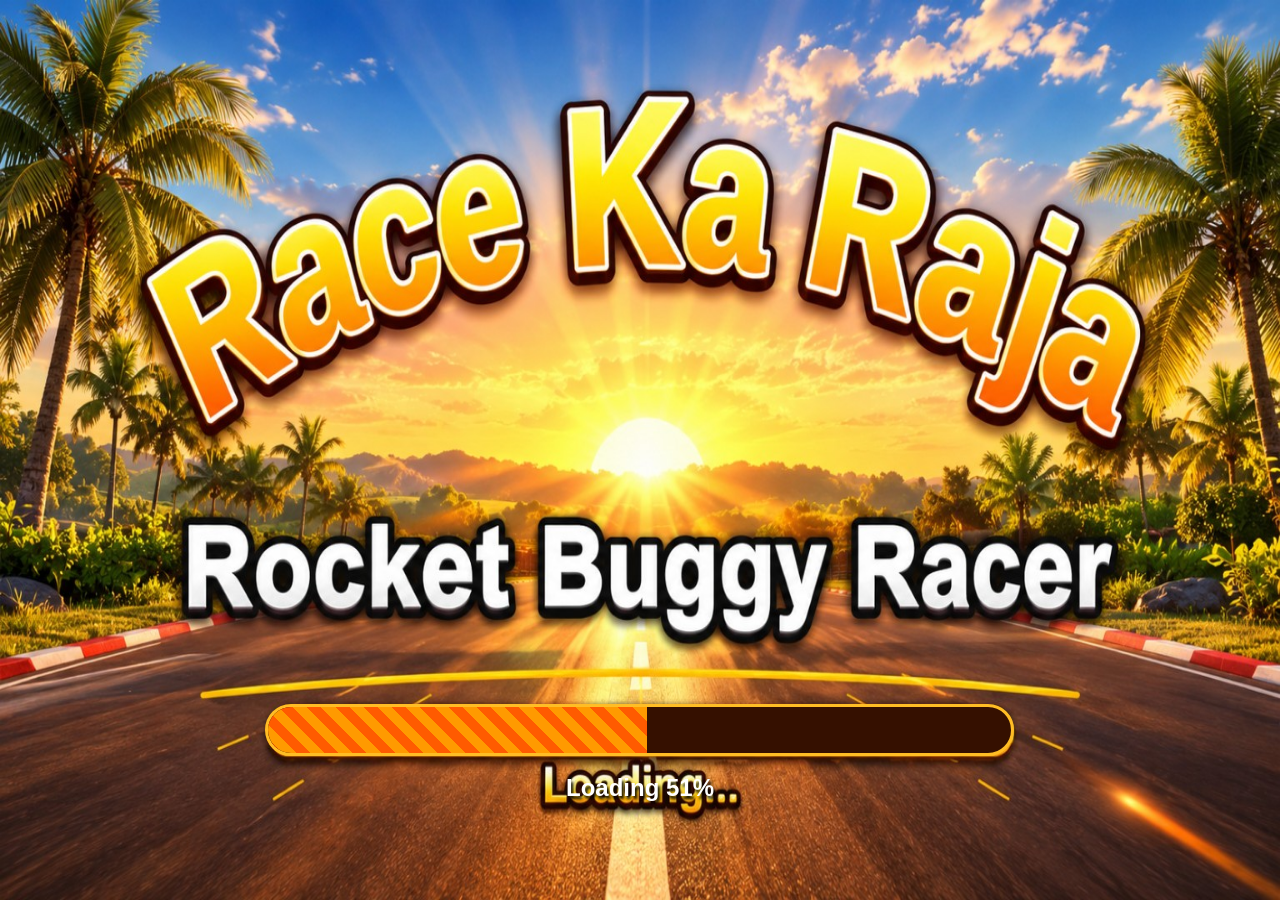
<file: index.html>
<!DOCTYPE html>
<html lang="mr">
<head>
  <meta charset="UTF-8">
  <meta name="viewport" content="width=device-width, initial-scale=1, maximum-scale=1, user-scalable=no, viewport-fit=cover">
  <meta name="theme-color" content="#100b08">
  <title>Race Ka Raja - Rocket Buggy Racer</title>
  <link rel="stylesheet" href="css/game.css?v=5">
</head>
<body>
<div id="game">

  <div id="rotateMessage">कृपया मोबाईल आडवा (Landscape) फिरवा.</div>

  <!-- LOADING -->
  <section id="loading" class="screen active">
    <img class="bg" src="images/loading.png" alt="Loading">
    <div id="progressTrack"><div id="progress"></div></div>
    <div id="loadPercent">Loading 0%</div>
  </section>

  <!-- HOME -->
  <section id="home" class="screen">
    <img class="bg" src="images/home.png" alt="Home">

    <button class="hit" aria-label="Settings"
      style="left:5%;top:68%;width:14%;height:27%"
      onclick="showNotice('Settings लवकरच जोडू.')"></button>

    <button class="hit" aria-label="Get Help"
      style="left:20%;top:68%;width:14%;height:27%"
      onclick="showNotice('Help लवकरच जोडू.')"></button>

    <button class="hit" aria-label="News"
      style="left:35%;top:68%;width:14%;height:27%"
      onclick="showNotice('News लवकरच जोडू.')"></button>

    <button class="hit" aria-label="Signin"
      style="left:50%;top:68%;width:14%;height:27%"
      onclick="showNotice('Signin लवकरच जोडू.')"></button>

    <button class="hit" aria-label="Play"
      style="left:72%;top:60%;width:26%;height:37%"
      onclick="go('adventure')"></button>
  </section>

  <!-- ADVENTURE -->
  <section id="adventure" class="screen">
    <img class="bg" src="images/adventure.png" alt="Adventure">

    <button class="hit" aria-label="Back"
      style="left:0;top:0;width:9%;height:17%"
      onclick="backScreen()"></button>

    <button class="hit" aria-label="Race Ka Raja"
      style="left:10%;top:0;width:22%;height:17%"
      onclick="showNotice('Race Ka Raja')"></button>

    <button class="hit" aria-label="Gift"
      style="left:43%;top:0;width:10%;height:17%"
      onclick="showNotice('Gift लवकरच उपलब्ध होईल.')"></button>

    <button class="hit" aria-label="Daily Reward"
      style="left:0;top:52%;width:17%;height:27%"
      onclick="showNotice('Daily Reward लवकरच जोडू.')"></button>

    <button class="hit" aria-label="Daily Challenge"
      style="right:0;top:52%;width:18%;height:27%"
      onclick="showNotice('Daily Challenge लवकरच जोडू.')"></button>

    <button class="hit" aria-label="Adventure"
      style="left:35%;bottom:0;width:30%;height:32%"
      onclick="go('garage')"></button>
  </section>

  <!-- GARAGE / MAIN MENU -->
  <section id="garage" class="screen">
    <img class="bg" src="images/garage.png?v=3" alt="Garage">

    <img id="menuPlayer" src="images/menu-player1.png?v=1" alt="Player">

    <button class="hit" aria-label="Back"
      style="left:0;top:0;width:8%;height:18%"
      onclick="backScreen()"></button>

    <button class="hit" aria-label="Race Ka Raja"
      style="left:8%;top:0;width:20%;height:17%"
      onclick="showNotice('Race Ka Raja: 0/50')"></button>

    <button class="hit" aria-label="Gift"
      style="left:43%;top:0;width:10%;height:17%"
      onclick="showNotice('Gift लवकरच उपलब्ध होईल.')"></button>

    <button class="hit" aria-label="Upgrade"
      style="left:0;bottom:0;width:17%;height:28%"
      onclick="showNotice('Upgrade लवकरच जोडू.')"></button>

    <button class="hit" aria-label="Powerups"
      style="left:18%;bottom:0;width:16%;height:28%"
      onclick="go('powerups')"></button>

    <button class="hit" aria-label="Switch Car"
      style="left:34%;bottom:0;width:16%;height:28%"
      onclick="openCars()"></button>

    <button class="hit" aria-label="Switch Player"
      style="left:51%;bottom:0;width:17%;height:28%"
      onclick="openPlayers()"></button>

    <button class="hit" aria-label="Choose Series"
      style="right:0;bottom:0;width:26%;height:30%"
      onclick="go('series')"></button>
  </section>

  <!-- POWERUPS -->
  <section id="powerups" class="screen">
    <img class="bg" src="images/powerups.png" alt="Powerups">

    <button class="hit" aria-label="Back"
      style="left:0;top:0;width:10%;height:20%"
      onclick="backScreen()"></button>
  </section>

  <!-- CHOOSE SERIES -->
  <section id="series" class="screen">
    <img class="bg" src="images/series.png" alt="Choose Series">

    <button class="hit" aria-label="Back"
      style="left:0;top:0;width:10%;height:20%"
      onclick="backScreen()"></button>

    <button class="hit" aria-label="Village"
      style="left:2%;top:18%;width:19%;height:72%"
      onclick="chooseSeries('Village',false)"></button>

    <button class="hit" aria-label="City"
      style="left:21%;top:18%;width:19%;height:72%"
      onclick="chooseSeries('City',false)"></button>

    <button class="hit" aria-label="Mountain"
      style="left:40%;top:18%;width:19%;height:72%"
      onclick="chooseSeries('Mountain',false)"></button>

    <button class="hit" aria-label="Desert"
      style="left:59%;top:18%;width:19%;height:72%"
      onclick="chooseSeries('Desert',false)"></button>

    <button class="hit" aria-label="Forest"
      style="left:78%;top:18%;width:20%;height:72%"
      onclick="chooseSeries('Forest',false)"></button>
  </section>

  
  <!-- PLAYER SELECTION -->
  <section id="players" class="screen">
    <img id="playerBg" class="bg" src="images/player1.png" alt="Player">

    <button class="hit" aria-label="Back"
      style="left:0;top:0;width:10%;height:18%"
      onclick="backScreen()"></button>

    <button class="hit" aria-label="Character Information"
      style="left:0;bottom:20%;width:28%;height:18%"
      onclick="showNotice('Character information')"></button>

    <button id="playerPrev" class="hit" aria-label="Previous Player"
      onclick="changeItem('player',-1)"></button>

    <button class="hit" aria-label="Select Player"
      style="left:40%;bottom:0;width:24%;height:24%"
      onclick="selectItem('player')"></button>

    <button id="playerNext" class="hit" aria-label="Next Player"
      onclick="changeItem('player',1)"></button>
  </section>

  <!-- CAR SELECTION -->
  <section id="cars" class="screen">
    <img id="carBg" class="bg" src="images/car1.png" alt="Car">

    <button class="hit" aria-label="Back"
      style="left:0;top:0;width:10%;height:18%;z-index:10"
      onclick="backScreen()"></button>

    <button id="carPrev" class="hit" aria-label="Previous Car"
      onclick="changeItem('car',-1)"></button>

    <button class="hit" aria-label="Select Car"
      style="left:40%;bottom:0;width:24%;height:24%;z-index:10"
      onclick="selectItem('car')"></button>

    <button id="carNext" class="hit" aria-label="Next Car"
      onclick="changeItem('car',1)"></button>
  </section>
  
  <div id="notice" role="status"></div>
</div>

<script src="js/main.js?v=6"></script>
</body>
</html>
</file>
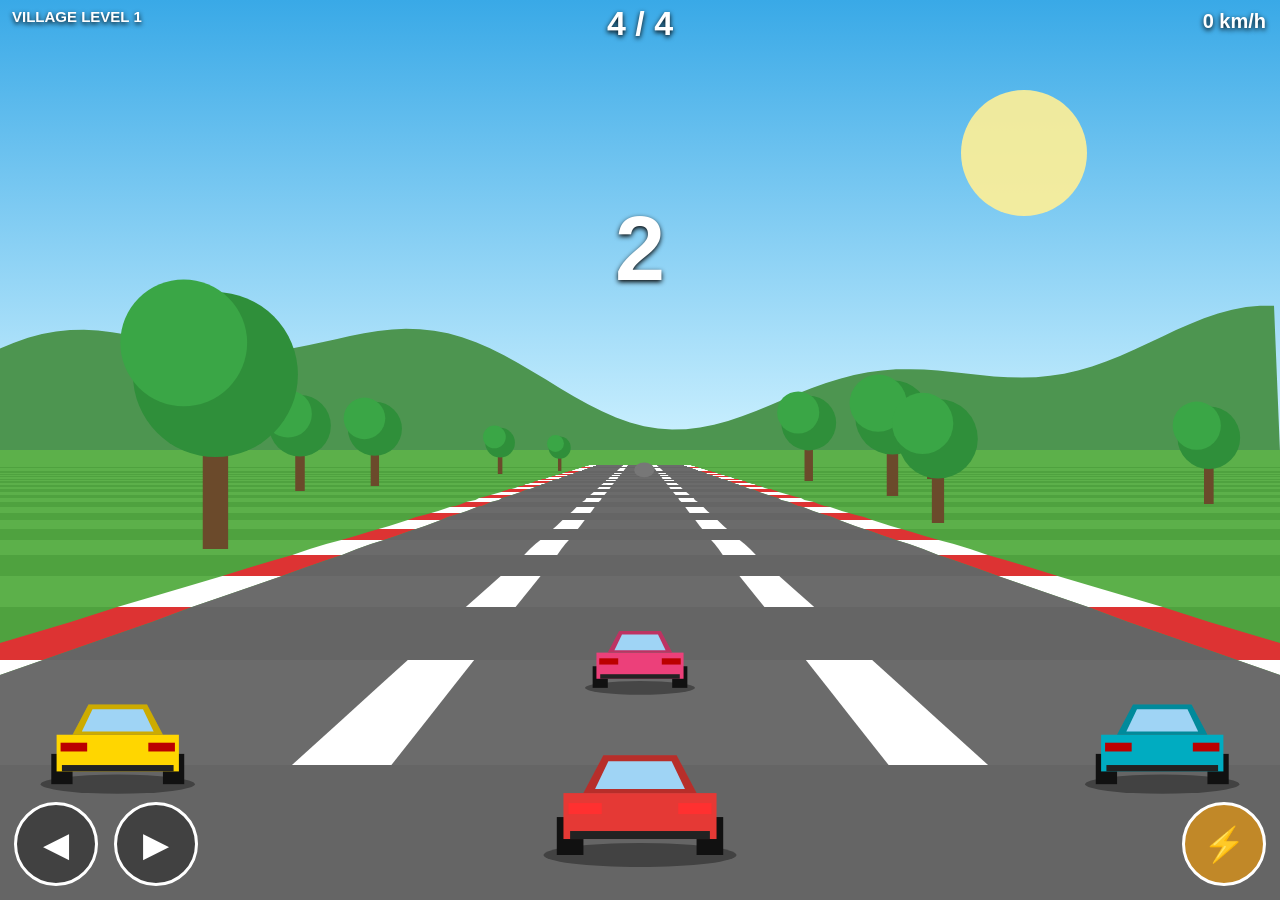
<file: race-1.html>
<!DOCTYPE html><html lang="en"><head><meta charset="UTF-8">
<meta name="viewport" content="width=device-width,initial-scale=1,user-scalable=no">
<title>Motu-Patlu Racer — Race</title>
<style>
*{box-sizing:border-box;-webkit-tap-highlight-color:transparent;user-select:none}
html,body{margin:0;height:100%;overflow:hidden;background:#000;font-family:Arial,sans-serif;touch-action:none}
canvas{position:fixed;inset:0;width:100%;height:100%}
.h{position:fixed;color:#fff;font-weight:bold;text-shadow:0 2px 5px #000;pointer-events:none}
#top{top:8px;left:12px;font-size:15px}#pos{top:4px;left:50%;transform:translateX(-50%);font-size:34px}
#spd{top:10px;right:14px;font-size:20px}#cd{top:22%;left:0;right:0;text-align:center;font-size:90px}
.b{position:fixed;bottom:14px;width:84px;height:84px;border-radius:50%;border:3px solid #fff;background:rgba(0,0,0,.35);color:#fff;font-size:34px}
#bl{left:14px}#br{left:114px}#bb{right:14px;background:rgba(255,160,0,.6)}
#fin{position:fixed;inset:0;background:rgba(0,0,0,.65);display:none;flex-direction:column;align-items:center;justify-content:center;color:#fff;text-align:center;gap:10px}
#fin h1{font-size:42px;margin:0}#fin button{font-size:22px;padding:12px 26px;border:0;border-radius:12px;background:#ffb300}
</style></head><body>
<canvas id="c"></canvas>
<div class="h" id="top"></div><div class="h" id="pos">1 / 4</div><div class="h" id="spd">0 km/h</div><div class="h" id="cd">3</div>
<button class="b" id="bl">◀</button><button class="b" id="br">▶</button><button class="b" id="bb">⚡</button>
<div id="fin"><h1 id="res"></h1><div id="msg"></div><button id="nx"></button></div>
<script>
const $=id=>document.getElementById(id);
const SEC=[["Village","Patlu"],["City","Dr. Jhatka"],["Mountain","Ghisatu"],["Desert","Inspector Chingam"],["Snow Valley","John"]];
const L=Math.min(75,Math.max(1,+localStorage.getItem("currentLevel")||1)),si=Math.floor((L-1)/15),secName=SEC[si][0],bossName=SEC[si][1],boss=L===(si+1)*15;
const CH=localStorage.getItem("selectedCharacter")||"Motu";
const COL={"Motu":"#e53935","Patlu":"#1e88e5","Dr. Jhatka":"#8e24aa","Ghisatu":"#fb8c00","Inspector Chingam":"#607d8b","John":"#43a047"};
const TH=[
{sky:["#39a9e7","#cdf1ff"],g:["#5cb04a","#4fa23f"],r:["#6b6b6b","#656565"],k:["#fff","#d33"],h:"#4d9550",s:"tree"},
{sky:["#5b7fa6","#d8e3ee"],g:["#8a8f94","#7d8287"],r:["#444","#3d3d3d"],k:["#fff","#fc0"],h:"#6c7a89",s:"building"},
{sky:["#4a90c8","#e3f1fb"],g:["#4c8a5a","#427d50"],r:["#5f5f66","#59595f"],k:["#fff","#c33"],h:"#7b8794",s:"pine"},
{sky:["#f2a65a","#ffe8b0"],g:["#e6c26e","#dbb560"],r:["#7a6a5a","#736352"],k:["#fff","#b33"],h:"#c9954d",s:"cactus"},
{sky:["#9fb8d0","#f4f8fc"],g:["#f2f6fa","#e4ecf3"],r:["#707a85","#69737e"],k:["#fff","#39c"],h:"#c7d6e6",s:"snowpine"}];
const th=TH[si];
let sd=L*7919+13;const rnd=()=>(sd=sd*16807%2147483647)/2147483647;
const SL=200,RW=2000,CH_=1000,CD=1/Math.tan(50*Math.PI/180),PZ=CH_*CD,DRAW=130,MAX=SL*60;
const TRACK=2600+si*200,TL=TRACK*SL;
const segs=[];let lastY=0;
function add(c,y1,y2){const i=segs.length;segs.push({i,curve:c,y1,y2,sp:[],cars:[],p1:{wz:i*SL,wy:y1},p2:{wz:(i+1)*SL,wy:y2}})}
function road(e,h,l,c,hill){const tot=e+h+l,y0=lastY,y1=y0+hill*SL,ey=k=>y0+(y1-y0)*(-Math.cos(Math.PI*k/tot)/2+.5);
 for(let n=0;n<tot;n++){const cc=n<e?c*(n/e)**2:n<e+h?c:c*(1-(n-e-h)/l)**2;add(cc,ey(n),ey(n+1))}lastY=y1}
road(25,25,25,0,0);
const diff=.5+((L-1)%15)/20;
while(segs.length<TRACK){const n=20+(rnd()*35|0),c=(rnd()<.5?-1:1)*(1+rnd()*3)*(.5+diff*.6),hl=(rnd()-.5)*(30+si*8);road(n,n,n,rnd()<.65?c:0,rnd()<.5?hl:0)}
for(let i=0;i<220;i++)add(0,lastY,lastY);
for(let i=15;i<TRACK+100;i+=3+(rnd()*5|0)){segs[i].sp.push({t:th.s,off:(rnd()<.5?-1:1)*(1.3+rnd()*2.5),s:.8+rnd()*.6,c:rnd()*4|0})}
for(let i=80;i<TRACK-40;i+=Math.max(10,26-si*2)+(rnd()*20|0))segs[i].sp.push({t:rnd()<.5?"rock":"barrier",off:rnd()*1.5-.75,hit:0});
const segAt=z=>segs[Math.min(segs.length-1,Math.max(0,Math.floor(z/SL)))];
// state
let pos=0,px=0,speed=0,boostT=0,cool=0,shake=0,go=0,done=0,t=0,kL=0,kR=0,skyOff=0,rank=1;
const oc=["#ffd600","#00acc1","#ec407a","#8d6e63"];
const opp=[];
if(boss)opp.push({z:PZ+300,x:.5,k:.93+si*.01,col:COL[bossName]||"#222"});
else[[-.55,300],[.55,300],[0,750]].forEach((a,i)=>opp.push({z:PZ+a[1],x:a[0],k:.8+si*.02+((L-1)%15)*.004+rnd()*.06,col:oc[i]}));
opp.forEach((o,i)=>{o.speed=0;o.tx=o.x;o.id=i});
$("top").textContent=secName.toUpperCase()+"  LEVEL "+L+(boss?" — BOSS: "+bossName:"");
// input
const bind=(id,a,b)=>{const e=$(id);e.addEventListener("pointerdown",v=>{v.preventDefault();a()});["pointerup","pointercancel","pointerleave"].forEach(n=>e.addEventListener(n,b))};
bind("bl",()=>kL=1,()=>kL=0);bind("br",()=>kR=1,()=>kR=0);bind("bb",boost,()=>{});
function boost(){if(go&&!done&&boostT<=0&&cool<=0){boostT=2.5;cool=4}}
addEventListener("keydown",e=>{if(e.key==="ArrowLeft"||e.key==="a")kL=1;if(e.key==="ArrowRight"||e.key==="d")kR=1;if(e.code==="Space"){e.preventDefault();boost()}});
addEventListener("keyup",e=>{if(e.key==="ArrowLeft"||e.key==="a")kL=0;if(e.key==="ArrowRight"||e.key==="d")kR=0});
// countdown
let n=3;const iv=setInterval(()=>{n--;if(n>0)$("cd").textContent=n;else{$("cd").textContent="GO!";go=1;clearInterval(iv);setTimeout(()=>$("cd").style.display="none",600)}},1000);
function update(dt){
 const pz=pos+PZ,seg=segAt(pz),sp=speed/MAX;t+=dt;if(shake>0)shake-=dt;
 if(go&&!done){
  if(boostT>0)boostT-=dt;else if(cool>0)cool-=dt;
  const top=MAX*(boostT>0?1.35:1);speed+=(speed<top?MAX*.4:-MAX*.5)*dt;
  const d=dt*2*Math.max(.35,sp);if(kL)px-=d;if(kR)px+=d;px-=d*sp*seg.curve*.3;
  if(Math.abs(px)>1.05&&speed>MAX*.3)speed-=MAX*.9*dt;
  px=Math.max(-2.3,Math.min(2.3,px));
  for(const s of seg.sp)if(s.hit===0&&Math.abs(px-s.off)<.28){s.hit=1;speed*=.3;boostT=0;shake=.4}
 }else if(done)speed=Math.max(0,speed-MAX*.5*dt);
 pos+=speed*dt;skyOff+=seg.curve*sp*dt*80;
 if(go){const all=[{z:pz,x:px,speed},...opp];
  for(const o of opp){const tg=MAX*o.k*(1+.04*Math.sin(t*.7+o.id*2));let bl=null;
   for(const q of all)if(q!==o&&q.z>o.z&&q.z-o.z<800&&Math.abs(q.x-o.x)<.42){bl=q;break}
   if(bl)o.tx=Math.max(-.8,Math.min(.8,bl.x+(o.x>=bl.x?.6:-.6)));
   const st=bl&&bl.z-o.z<350?Math.min(tg,bl.speed):tg;
   o.speed+=(st-o.speed)*Math.min(1,dt*1.5);
   o.x+=Math.sign(o.tx-o.x)*Math.min(Math.abs(o.tx-o.x),.9*dt);o.z+=o.speed*dt;
   const dz=o.z-pz;if(!done&&Math.abs(dz)<260&&Math.abs(o.x-px)<.3){if(dz>0)speed=Math.min(speed,o.speed*.9);px+=(px>=o.x?1:-1)*dt*1.4;shake=.15}}
 }
 if(!done){rank=1+opp.filter(o=>o.z>pz).length;
  if(pz>=TL)finish(1);else if(opp.some(o=>o.z>=TL))finish(0)}
 $("pos").textContent=rank+" / "+(opp.length+1);$("spd").textContent=Math.round(speed/MAX*120)+" km/h";
}
function finish(win){done=1;$("fin").style.display="flex";const nx=$("nx");
 if(win){$("res").textContent="🏆 YOU WIN!";
  if(boss){$("msg").textContent="🎉 You defeated "+bossName+"! Next section unlocked.";localStorage.setItem(bossName+"_unlocked","true");localStorage.setItem(secName+"_completed","true");localStorage.setItem("completedBoss",bossName)}
  else{$("msg").textContent="🏁 Level "+L+" completed!";localStorage.setItem("completedLevel",String(L))}
  localStorage.setItem("highestLevel",String(Math.max(+localStorage.getItem("highestLevel")||1,L+1)));
  nx.textContent="▶ NEXT LEVEL";nx.onclick=()=>{
   if(boss){if(si<4){localStorage.setItem("selectedSection",SEC[si+1][0]);localStorage.setItem("currentLevel",String(L+1))}location.href="sections.html"}
   else{localStorage.setItem("currentLevel",String(L+1));location.href="race.html"}};
 }else{$("res").textContent="❌ YOU LOST!";$("msg").textContent=boss?"Defeat "+bossName+" in the one-to-one race.":"Try again and stay ahead!";nx.textContent="🔄 RETRY";nx.onclick=()=>location.reload()}}
// render
const cv=$("c"),ctx=cv.getContext("2d");let W,H;
function rs(){W=cv.width=innerWidth;H=cv.height=innerHeight}addEventListener("resize",rs);rs();
const lp=(a,b,p)=>a+(b-a)*p;
function pr(p,cx,cy,cz){const z=p.wz-cz,s=CD/z;p.z=z;p.sc=s;p.sx=Math.round(W/2+s*(-cx)*W/2);p.sy=Math.round(H/2-s*(p.wy-cy)*H/2);p.sw=Math.round(s*RW*W/2)}
function poly(c,...a){ctx.fillStyle=c;ctx.beginPath();ctx.moveTo(a[0],a[1]);for(let i=2;i<a.length;i+=2)ctx.lineTo(a[i],a[i+1]);ctx.fill()}
const circ=(x,y,r)=>{ctx.beginPath();ctx.arc(x,y,r,0,7);ctx.fill()};
function car(x,y,w,col,br){const h=w*.6;
 ctx.fillStyle="rgba(0,0,0,.35)";ctx.beginPath();ctx.ellipse(x,y,w*.58,h*.12,0,0,7);ctx.fill();
 ctx.fillStyle="#111";ctx.fillRect(x-w*.5,y-h*.38,w*.16,h*.38);ctx.fillRect(x+w*.34,y-h*.38,w*.16,h*.38);
 ctx.fillStyle=col;ctx.fillRect(x-w*.46,y-h*.62,w*.92,h*.46);
 poly(col,x-w*.34,y-h*.62,x-w*.22,y-h,x+w*.22,y-h,x+w*.34,y-h*.62);poly("rgba(0,0,0,.2)",x-w*.34,y-h*.62,x-w*.22,y-h,x+w*.22,y-h,x+w*.34,y-h*.62);
 poly("#9fd4f5",x-w*.27,y-h*.66,x-w*.19,y-h*.94,x+w*.19,y-h*.94,x+w*.27,y-h*.66);
 ctx.fillStyle=br?"#ff3030":"#b00";ctx.fillRect(x-w*.43,y-h*.52,w*.2,h*.11);ctx.fillRect(x+w*.23,y-h*.52,w*.2,h*.11);
 ctx.fillStyle="#222";ctx.fillRect(x-w*.42,y-h*.24,w*.84,h*.08)}
const BC=["#c0634a","#6b8fb5","#d9b45a","#8a8f94"];
function spr(p,x,y,u){const k=p.s||1;let h,w;
 if(p.t==="tree"){h=u*1800*k;ctx.fillStyle="#6b4a2b";ctx.fillRect(x-h*.04,y-h*.35,h*.08,h*.35);ctx.fillStyle="#2f8f3a";circ(x,y-h*.55,h*.26);ctx.fillStyle="#3aa646";circ(x-h*.1,y-h*.65,h*.2)}
 else if(p.t==="building"){w=u*1500*k;h=u*(2800+p.c*500)*k;ctx.fillStyle=BC[p.c];ctx.fillRect(x-w/2,y-h,w,h);ctx.fillStyle="#ffeaa0";for(let i=0;i<3;i++)for(let j=0;j<5;j++)ctx.fillRect(x-w/2+w*(.12+i*.3),y-h*(.92-j*.17),w*.18,h*.09)}
 else if(p.t==="pine"||p.t==="snowpine"){h=u*2400*k;w=h*.4;ctx.fillStyle="#5a3d22";ctx.fillRect(x-w*.06,y-h*.15,w*.12,h*.15);
  for(let i=0;i<3;i++){const ww=w*(1-i*.25),by=y-h*(.12+i*.22);poly(p.t==="pine"?"#2f6b3f":"#cfe0ee",x-ww/2,by,x+ww/2,by,x,by-h*.4)}}
 else if(p.t==="cactus"){h=u*1600*k;ctx.fillStyle="#3c8c3c";ctx.fillRect(x-h*.06,y-h,h*.12,h);ctx.fillRect(x-h*.25,y-h*.6,h*.2,h*.07);ctx.fillRect(x-h*.25,y-h*.75,h*.07,h*.2);ctx.fillRect(x+h*.05,y-h*.45,h*.2,h*.07);ctx.fillRect(x+h*.18,y-h*.6,h*.07,h*.22)}
 else if(p.t==="rock"){ctx.fillStyle="#777";ctx.beginPath();ctx.ellipse(x,y-u*120,u*300,u*220,0,0,7);ctx.fill()}
 else if(p.t==="barrier"){w=u*900;h=u*320;for(let i=0;i<6;i++){ctx.fillStyle=i%2?"#fff":"#d32";ctx.fillRect(x-w/2+i*w/6,y-h,w/6,h*.6)}ctx.fillStyle="#555";ctx.fillRect(x-w*.45,y-h*.4,w*.06,h*.4);ctx.fillRect(x+w*.39,y-h*.4,w*.06,h*.4)}}
function bg(){const g=ctx.createLinearGradient(0,0,0,H/2);g.addColorStop(0,th.sky[0]);g.addColorStop(1,th.sky[1]);ctx.fillStyle=g;ctx.fillRect(0,0,W,H);
 ctx.fillStyle="rgba(255,240,150,.9)";circ(W*.8,H*.17,H*.07);
 ctx.fillStyle=th.h;ctx.beginPath();ctx.moveTo(0,H/2+2);for(let x=0;x<=W;x+=14){const u=(x+skyOff)/W*6.28;ctx.lineTo(x,H/2-H*.09*(1+Math.sin(u*1.3)*.5+Math.sin(u*3.1+1)*.3))}ctx.lineTo(W,H/2+2);ctx.fill();
 ctx.fillStyle=th.g[0];ctx.fillRect(0,H/2,W,H/2)}
let fr=0;
function render(){fr++;ctx.save();if(shake>0)ctx.translate((Math.random()-.5)*8,(Math.random()-.5)*8);bg();
 const base=segAt(pos),bp=(pos%SL)/SL,ps=segAt(pos+PZ),pp=((pos+PZ)%SL)/SL,camY=CH_+lp(ps.y1,ps.y2,pp),n0=base.i;
 let maxy=H,x=0,dx=-base.curve*bp;
 for(let n=0;n<DRAW;n++){const s=segs[n0+n];if(!s)break;
  pr(s.p1,px*RW-x,camY,pos);pr(s.p2,px*RW-x-dx,camY,pos);x+=dx;dx+=s.curve;
  if(s.p1.z<=CD||s.p2.sy>=s.p1.sy||s.p2.sy>=maxy)continue;
  s.fr=fr;s.clip=maxy;const a=s.p1,b=s.p2,dk=Math.floor(s.i/3)%2,fin=s.i>=TRACK&&s.i<TRACK+2;
  ctx.fillStyle=th.g[dk];ctx.fillRect(0,b.sy,W,a.sy-b.sy);
  const r1=a.sw/6,r2=b.sw/6,rk=th.k[dk];
  poly(rk,a.sx-a.sw-r1,a.sy,a.sx-a.sw,a.sy,b.sx-b.sw,b.sy,b.sx-b.sw-r2,b.sy);
  poly(rk,a.sx+a.sw+r1,a.sy,a.sx+a.sw,a.sy,b.sx+b.sw,b.sy,b.sx+b.sw+r2,b.sy);
  poly(fin?(s.i%2?"#fff":"#111"):th.r[dk],a.sx-a.sw,a.sy,a.sx+a.sw,a.sy,b.sx+b.sw,b.sy,b.sx-b.sw,b.sy);
  if(!dk&&!fin)for(let k=1;k<3;k++){const c1=a.sx-a.sw+a.sw*2*k/3,c2=b.sx-b.sw+b.sw*2*k/3,l1=a.sw/18,l2=b.sw/18;poly("#fff",c1-l1,a.sy,c1+l1,a.sy,c2+l2,b.sy,c2-l2,b.sy)}
  maxy=a.sy}
 for(let n=0;n<DRAW;n++){const s=segs[n0+n];if(s)s.cars.length=0}
 for(const o of opp){const i=Math.floor(o.z/SL);if(i>=n0&&i<n0+DRAW)segs[i].cars.push(o)}
 for(let n=DRAW-1;n>=0;n--){const s=segs[n0+n];if(!s||s.fr!==fr)continue;
  const clip=(y,f)=>{if(y>s.clip){ctx.save();ctx.beginPath();ctx.rect(0,0,W,s.clip);ctx.clip();f();ctx.restore()}else f()};
  for(const o of s.cars){const p=(o.z%SL)/SL,sc=lp(s.p1.sc,s.p2.sc,p),cx=lp(s.p1.sx,s.p2.sx,p)+sc*o.x*RW*W/2,cy=lp(s.p1.sy,s.p2.sy,p);clip(cy,()=>car(cx,cy,sc*W/2*280,o.col,0))}
  const u=s.p1.sc*W/2;
  for(const p of s.sp){const sx=s.p1.sx+s.p1.sc*p.off*RW*W/2,sy=s.p1.sy;if(sx>-W&&sx<2*W)clip(sy,()=>spr(p,sx,sy,u))}
  if(s.i===TRACK){const a=s.p1,hy=a.sy-a.sw*.9;clip(a.sy,()=>{ctx.fillStyle="#ddd";ctx.fillRect(a.sx-a.sw*1.1-4,hy,8,a.sw*.9);ctx.fillRect(a.sx+a.sw*1.1-4,hy,8,a.sw*.9);
   const bw=a.sw*2.2/12;for(let i=0;i<12;i++){ctx.fillStyle=i%2?"#111":"#fff";ctx.fillRect(a.sx-a.sw*1.1+i*bw,hy,bw,a.sw*.18)}})}}
 // player car
 const sp=speed/MAX,cw=W*.13,cx=W/2,cy=H*.95-Math.sin(t*40)*sp*2;
 if(boostT>0){ctx.strokeStyle="rgba(255,255,255,.5)";ctx.lineWidth=2;for(let i=0;i<14;i++){const a=Math.random()*6.28,r1=W*.25,r2=W*.5;ctx.beginPath();ctx.moveTo(W/2+Math.cos(a)*r1,H*.5+Math.sin(a)*r1*.6);ctx.lineTo(W/2+Math.cos(a)*r2,H*.5+Math.sin(a)*r2*.6);ctx.stroke()}}
 ctx.save();ctx.translate(cx,cy);ctx.rotate(((kR?1:0)-(kL?1:0))*.06*sp);
 car(0,0,cw,COL[CH]||"#e53935",(!kL&&!kR)&&sp<.9||cool>1.5);
 if(boostT>0){poly("#ff9800",-cw*.3,-cw*.1,-cw*.2,cw*.12,-cw*.1,-cw*.1);poly("#ff9800",cw*.3,-cw*.1,cw*.2,cw*.12,cw*.1,-cw*.1)}
 ctx.restore();ctx.restore()}
let last=performance.now();
function loop(now){const dt=Math.min(.05,(now-last)/1000);last=now;update(dt);render();requestAnimationFrame(loop)}
requestAnimationFrame(loop);
</script></body></html>
</file>
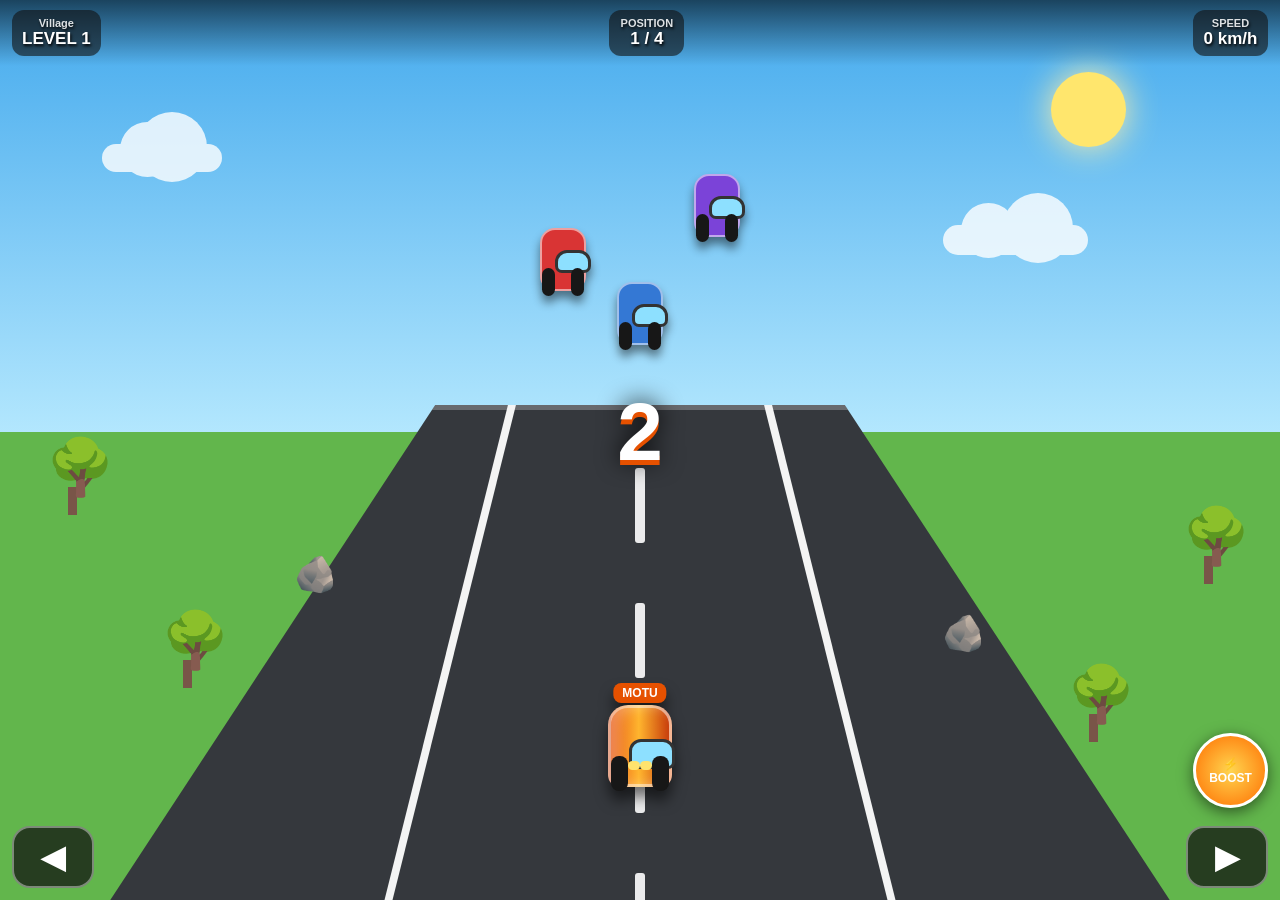
<file: race_3d_upgrade.html>
<!DOCTYPE html>
<html lang="en">
<head>
<meta charset="UTF-8">
<meta name="viewport" content="width=device-width,initial-scale=1.0,user-scalable=no">
<title>Motu-Patlu Racer — 3D Race</title>
<style>
*{box-sizing:border-box}
html,body{margin:0;width:100%;height:100%;overflow:hidden;font-family:Arial,sans-serif;background:#72c8ff}
body{touch-action:none}
#game{position:relative;width:100vw;height:100vh;overflow:hidden;background:linear-gradient(#72c8ff 0 48%,#8bd45a 48% 100%)}
.sky{position:absolute;inset:0 0 48%;background:linear-gradient(#43a9ed,#bcecff);z-index:0}
.sun{position:absolute;width:75px;height:75px;border-radius:50%;background:#ffe66d;right:12%;top:8%;box-shadow:0 0 35px #fff2a8}
.cloud{position:absolute;background:#fff;border-radius:50px;opacity:.8}
.cloud:before,.cloud:after{content:"";position:absolute;background:#fff;border-radius:50%}
.cloud:before{width:55px;height:55px;left:18px;top:-22px}
.cloud:after{width:70px;height:70px;right:15px;top:-32px}
.c1{width:120px;height:28px;left:8%;top:16%}.c2{width:145px;height:30px;right:15%;top:25%}

.hills{position:absolute;left:0;right:0;top:36%;height:22%;z-index:1;background:
radial-gradient(ellipse at 12% 100%,#4d9b52 0 28%,transparent 29%),
radial-gradient(ellipse at 38% 100%,#3f8f4c 0 32%,transparent 33%),
radial-gradient(ellipse at 70% 100%,#559f4d 0 31%,transparent 32%),
radial-gradient(ellipse at 94% 100%,#438e4a 0 30%,transparent 31%);
}
.ground{position:absolute;left:0;right:0;top:48%;bottom:0;background:#62b64c;z-index:2}

.track{
 position:absolute;left:50%;top:45%;width:100%;height:65%;
 transform:translateX(-50%);
 background:#35383d;
 clip-path:polygon(34% 0,66% 0,96% 100%,4% 100%);
 z-index:3;
 box-shadow:inset 0 0 0 5px rgba(255,255,255,.25);
}
.edge.left,.edge.right{position:absolute;top:45%;height:65%;width:8px;background:#f4f4f4;z-index:4}
.edge.left{left:calc(50% - 16vw);transform:skewX(-14deg)}
.edge.right{right:calc(50% - 16vw);transform:skewX(14deg)}

.lane-line{
 position:absolute;left:50%;width:10px;height:75px;background:#fff;z-index:5;
 transform:translateX(-50%);
 opacity:.9;border-radius:3px
}
.line1{top:52%}.line2{top:67%}.line3{top:82%}.line4{top:97%}

.scenery{position:absolute;inset:45% 0 0;z-index:6;pointer-events:none}
.tree{position:absolute;width:42px;height:70px}
.tree:before{content:"";position:absolute;bottom:0;left:17px;width:9px;height:28px;background:#795548}
.tree:after{content:"🌳";position:absolute;font-size:55px;top:-10px;left:-5px}
.t1{left:4%;top:8%}.t2{right:4%;top:22%}.t3{left:13%;top:43%}.t4{right:13%;top:54%}
.rock{position:absolute;font-size:35px}.r1{left:23%;top:30%}.r2{right:23%;top:42%}

#hud{
 position:absolute;top:0;left:0;right:0;z-index:30;
 display:flex;justify-content:space-between;align-items:center;
 padding:10px 12px;color:#fff;text-shadow:1px 2px 3px #000;
 background:linear-gradient(#0009,transparent);font-weight:bold
}
.hudbox{background:#1119;padding:7px 10px;border-radius:12px;min-width:75px;text-align:center}
.hudsmall{font-size:11px;opacity:.85}.hudbig{font-size:17px}

#raceCanvas{position:absolute;inset:0;z-index:12;pointer-events:none}
.car{
 position:absolute;z-index:20;left:50%;bottom:11%;
 width:82px;height:118px;transform:translateX(-50%);
 filter:drop-shadow(0 10px 7px #0008);
 transition:left .08s linear
}
.carbody{
 position:absolute;left:9px;top:22px;width:64px;height:82px;border-radius:20px 20px 12px 12px;
 background:linear-gradient(90deg,#e85b16,#ffb52e 48%,#c83d0b);
 border:3px solid #fff8;box-shadow:inset 8px 0 12px #fff4
}
.window{position:absolute;left:18px;top:31px;width:46px;height:30px;background:#8de0ff;border-radius:12px 12px 7px 7px;border:3px solid #333}
.wheel{position:absolute;width:17px;height:35px;background:#171717;border-radius:8px;top:48px}
.wl{left:0}.wr{right:0}
.light{position:absolute;width:12px;height:9px;background:#ffe36e;border-radius:5px;bottom:14px}
.ll{left:17px}.lr{right:17px}
#playerLabel{position:absolute;top:0;left:50%;transform:translateX(-50%);font-size:12px;font-weight:bold;color:#fff;background:#e65100;padding:3px 9px;border-radius:8px;white-space:nowrap}

.ai{
 position:absolute;z-index:17;width:62px;height:90px;
 transform:translate(-50%,-50%);filter:drop-shadow(0 7px 5px #0007)
}
.ai .body{position:absolute;left:8px;top:12px;width:46px;height:63px;border-radius:15px;background:#3478d4;border:2px solid #fff8}
.ai .window{left:13px;top:20px;width:36px;height:23px}
.ai .w1,.ai .w2{position:absolute;top:38px;width:13px;height:28px;background:#171717;border-radius:7px}
.ai .w1{left:0}.ai .w2{right:0}
#ai1{left:50%;top:35%;display:none}
#ai2{left:44%;top:29%;display:none}
#ai3{left:56%;top:23%;display:none}

#countdown{
 position:absolute;z-index:60;left:50%;top:48%;transform:translate(-50%,-50%);
 font-size:82px;font-weight:900;color:#fff;text-shadow:0 5px 0 #e65100,0 0 25px #000;
}
#boost{
 position:absolute;z-index:35;right:12px;bottom:92px;
 width:75px;height:75px;border-radius:50%;border:3px solid #fff;
 background:radial-gradient(circle,#ffd54f,#ff6d00);color:#fff;font-weight:900;
 box-shadow:0 4px 15px #0008;font-size:12px
}
#boost:active{transform:scale(.93)}

.controls{position:absolute;z-index:40;bottom:12px;left:12px;right:12px;display:flex;justify-content:space-between;pointer-events:none}
.ctrl{
 pointer-events:auto;width:82px;height:62px;border:0;border-radius:18px;
 background:#111b;color:#fff;font-size:31px;font-weight:bold;border:2px solid #fff6
}
.ctrl:active{background:#e65100;transform:scale(.94)}

#finish{
 display:none;position:absolute;z-index:100;inset:0;background:#000b;
 align-items:center;justify-content:center;padding:20px
}
.panel{
 width:min(390px,92vw);background:linear-gradient(145deg,#17202b,#0b1016);
 border:3px solid #ff9800;border-radius:24px;padding:28px 18px;text-align:center;
 box-shadow:0 20px 60px #000
}
.panel h1{font-size:32px;margin:0 0 10px}.panel p{font-size:17px;line-height:1.5}
.panel button{display:block;width:100%;margin:10px 0;padding:14px;border:0;border-radius:13px;background:#ff9800;color:#fff;font-size:17px;font-weight:bold}
.panel button.secondary{background:#455a64}
#bossBadge{display:none;background:#b71c1c;padding:4px 8px;border-radius:8px;font-size:11px;margin-top:4px}

@media(max-width:600px){
 .track{top:43%;height:67%}
 .edge.left,.edge.right{top:43%;height:67%}
 .car{bottom:12%;transform:translateX(-50%) scale(.88)}
 .hudbox{min-width:65px;padding:5px 7px}.hudbig{font-size:14px}
}
</style>
</head>
<body>
<div id="game">
  <div class="sky"></div><div class="sun"></div>
  <div class="cloud c1"></div><div class="cloud c2"></div>
  <div class="hills"></div><div class="ground"></div>

  <div class="track"></div>
  <div class="edge left"></div><div class="edge right"></div>
  <div class="lane-line line1"></div><div class="lane-line line2"></div>
  <div class="lane-line line3"></div><div class="lane-line line4"></div>

  <div class="scenery">
    <div class="tree t1"></div><div class="tree t2"></div>
    <div class="tree t3"></div><div class="tree t4"></div>
    <div class="rock r1">🪨</div><div class="rock r2">🪨</div>
  </div>

  <div id="hud">
    <div class="hudbox"><div class="hudsmall" id="sectionName">Village</div><div class="hudbig" id="levelText">LEVEL 1</div></div>
    <div class="hudbox"><div class="hudsmall">POSITION</div><div class="hudbig" id="position">1 / 4</div></div>
    <div class="hudbox"><div class="hudsmall">SPEED</div><div class="hudbig" id="speed">0 km/h</div></div>
  </div>

  <div id="countdown">3</div>

  <div id="player" class="car">
    <div id="playerLabel">MOTU</div>
    <div class="carbody"><div class="window"></div><div class="wheel wl"></div><div class="wheel wr"></div><div class="light ll"></div><div class="light lr"></div></div>
  </div>

  <div id="ai1" class="ai"><div class="body"><div class="window"></div><div class="w1"></div><div class="w2"></div></div></div>
  <div id="ai2" class="ai"><div class="body" style="background:#d93434"><div class="window"></div><div class="w1"></div><div class="w2"></div></div></div>
  <div id="ai3" class="ai"><div class="body" style="background:#7b43d8"><div class="window"></div><div class="w1"></div><div class="w2"></div></div></div>

  <button id="boost" onclick="useBoost()">⚡<br>BOOST</button>
  <div class="controls">
    <button class="ctrl" id="leftBtn">◀</button>
    <button class="ctrl" id="rightBtn">▶</button>
  </div>

  <div id="finish">
    <div class="panel">
      <h1 id="finishTitle">🏆 YOU WIN!</h1>
      <p id="finishText"></p>
      <button id="nextBtn" onclick="nextLevel()">▶ NEXT LEVEL</button>
      <button class="secondary" onclick="goLevels()">📋 LEVELS</button>
    </div>
  </div>
</div>

<script>
const sections={
 Village:{start:1,end:15,boss:"Patlu"},
 City:{start:16,end:30,boss:"Dr. Jhatka"},
 Mountain:{start:31,end:45,boss:"Ghisatu"},
 Desert:{start:46,end:60,boss:"Inspector Chingam"},
 "Snow Valley":{start:61,end:75,boss:"John"}
};

const level=parseInt(localStorage.getItem("currentLevel"))||1;
const selectedSection=localStorage.getItem("selectedSection")||"Village";
const selectedCharacter=localStorage.getItem("selectedCharacter")||"Motu";
const section=sections[selectedSection]||sections.Village;
const isBoss=level===section.end;

const sectionEl=document.getElementById("sectionName");
const levelEl=document.getElementById("levelText");
const playerLabel=document.getElementById("playerLabel");
sectionEl.textContent=selectedSection;
levelEl.textContent="LEVEL "+level;
playerLabel.textContent=selectedCharacter.toUpperCase();

const player=document.getElementById("player");
const ai=[document.getElementById("ai1"),document.getElementById("ai2"),document.getElementById("ai3")];

if(isBoss){
  ai[0].style.display="block";
  ai[1].style.display="none";ai[2].style.display="none";
  ai[0].querySelector(".body").style.background="#e65100";
}else{
  ai.forEach(x=>x.style.display="block");
}

let playerX=50, distance=0, boost=0, started=false, finished=false;
let opponents=isBoss?[0]:[0,0,0];
let speed=0;

function setPlayer(){
  player.style.left=playerX+"%";
}
function move(dir){
  if(!started||finished)return;
  playerX+=dir*5;
  if(playerX<25)playerX=25;
  if(playerX>75)playerX=75;
  setPlayer();
}
document.getElementById("leftBtn").addEventListener("pointerdown",()=>move(-1));
document.getElementById("rightBtn").addEventListener("pointerdown",()=>move(1));
document.addEventListener("keydown",e=>{
 if(e.key==="ArrowLeft")move(-1);
 if(e.key==="ArrowRight")move(1);
 if(e.code==="Space")useBoost();
});

function useBoost(){
 if(!started||finished||boost>0)return;
 boost=4;
 speed=145;
}

function start(){
 started=true;
 let last=performance.now();
 function loop(now){
   if(finished)return;
   const dt=Math.min(.05,(now-last)/1000);last=now;

   if(boost>0)boost-=dt;
   const base=boost>0?1.55:1;
   speed=95*base+Math.random()*12;
   distance+=dt*base*10.5;

   // fake 3D road motion
   document.querySelectorAll(".lane-line").forEach((line,i)=>{
      let y=(parseFloat(line.dataset.y||(-15+i*24))+dt*42*base);
      if(y>105)y=-12;
      line.dataset.y=y;
      line.style.top=y+"%";
   });

   document.querySelectorAll(".tree,.rock").forEach((o,i)=>{
      let y=(parseFloat(o.dataset.y||((i*17)%80))+dt*18*base);
      if(y>100)y=-10;
      o.dataset.y=y;o.style.top=y+"%";
   });

   opponents=opponents.map((p,i)=>p+dt*(isBoss?(9.3+Math.sin(distance+i)*.5):(8.3+i*.35+Math.random()*.4)));
   const progress=distance;

   const all=[progress,...opponents];
   const rank=1+all.filter(x=>x>progress).length;
   document.getElementById("position").textContent=rank+" / "+(isBoss?2:4);
   document.getElementById("speed").textContent=Math.round(speed)+" km/h";

   // AI cars move toward camera as their progress increases.
   ai.forEach((car,i)=>{
      if(car.style.display==="none")return;
      const p=opponents[i]||0;
      const t=Math.min(1,p/105);
      car.style.top=(30+t*48)+"%";
      const lane=[43,56,49][i];
      car.style.left=lane+"%";
      car.style.transform="translate(-50%,-50%) scale("+(0.55+t*.65)+")";
   });

   // Finish line.
   if(distance>=100){
      finish(true);
      return;
   }
   const fastestOpp=Math.max(...opponents);
   if(fastestOpp>=100){
      finish(false);
      return;
   }
   requestAnimationFrame(loop);
 }
 requestAnimationFrame(loop);
}

function finish(win){
 finished=true;
 document.getElementById("finish").style.display="flex";
 const title=document.getElementById("finishTitle");
 const text=document.getElementById("finishText");
 const next=document.getElementById("nextBtn");

 if(win){
   title.textContent="🏆 YOU WIN!";
   if(isBoss){
     text.textContent="🎉 You defeated "+section.boss+"! The next section and character are unlocked.";
     localStorage.setItem(section.boss+"_unlocked","true");
     localStorage.setItem(selectedSection+"_completed","true");
     localStorage.setItem("completedBoss",section.boss);
     localStorage.setItem("highestLevel",String(Math.max(parseInt(localStorage.getItem("highestLevel"))||1,level+1)));
   }else{
     text.textContent="🏁 Level "+level+" completed! Great race!";
     localStorage.setItem("completedLevel",String(level));
     localStorage.setItem("highestLevel",String(Math.max(parseInt(localStorage.getItem("highestLevel"))||1,level+1)));
   }
 }else{
   title.textContent="❌ YOU LOST!";
   text.textContent=isBoss?"Defeat "+section.boss+" to unlock the next section.":"Try again and reach the finish first!";
   next.textContent="🔄 RETRY";
   next.onclick=()=>location.reload();
 }
}

function nextLevel(){
 if(!finished)return;
 if(isBoss){
   const names=["Village","City","Mountain","Desert","Snow Valley"];
   const idx=names.indexOf(selectedSection);
   if(idx>=0&&idx<names.length-1){
     const nextSection=names[idx+1];
     localStorage.setItem("selectedSection",nextSection);
     localStorage.setItem("currentLevel",String(sections[nextSection].start));
   }
   window.location.href="levels.html";
 }else{
   localStorage.setItem("currentLevel",String(level+1));
   window.location.href="race.html";
 }
}
function goLevels(){window.location.href="levels.html"}

let n=3;
const cd=document.getElementById("countdown");
const timer=setInterval(()=>{
 n--;
 if(n>0)cd.textContent=n;
 else{
   cd.textContent="GO!";
   setTimeout(()=>cd.style.display="none",500);
   clearInterval(timer);start();
 }
},1000);
</script>
</body>
</html>
</file>
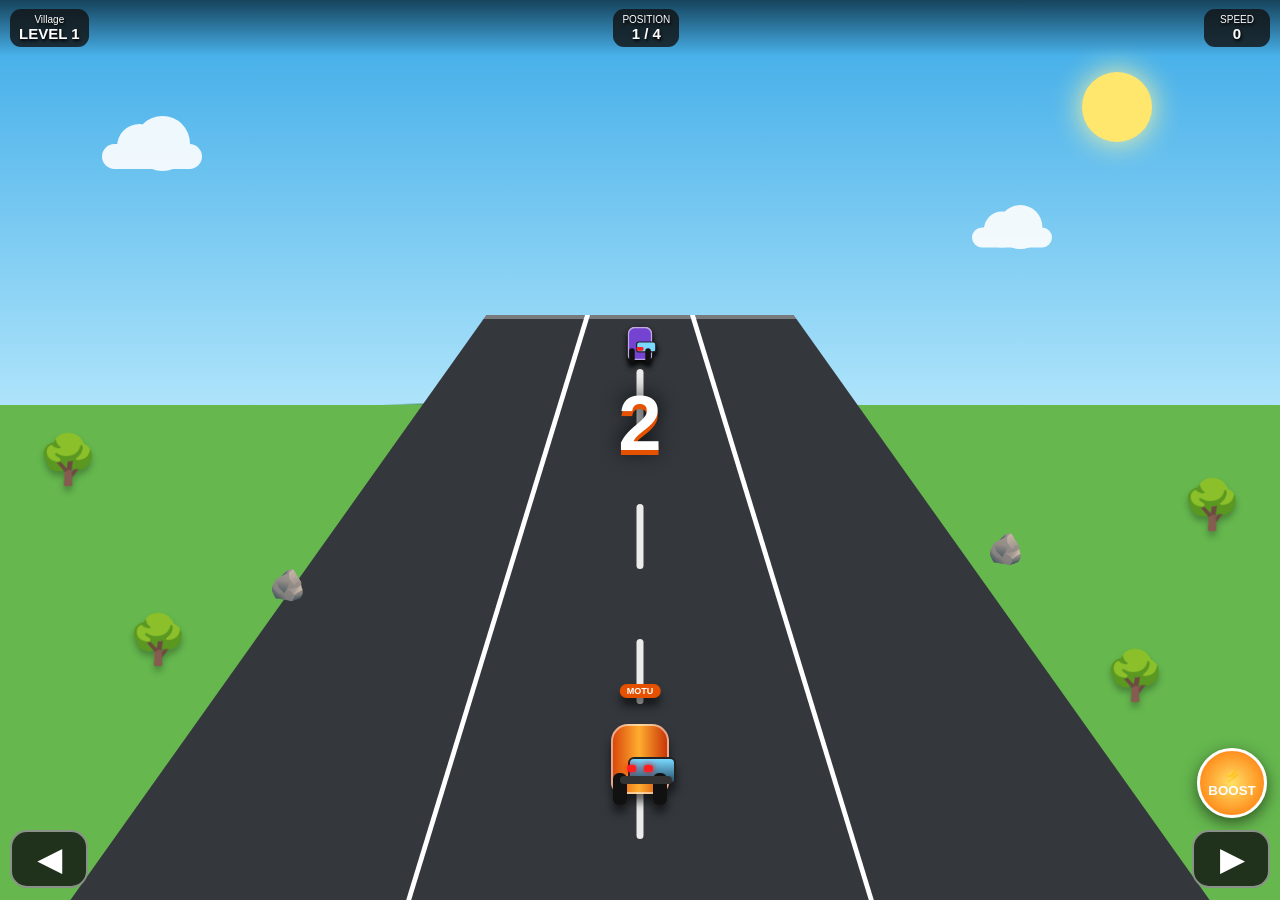
<file: race_fixed_same_direction.html>
<!DOCTYPE html>
<html lang="en">
<head>
<meta charset="UTF-8">
<meta name="viewport" content="width=device-width,initial-scale=1.0,user-scalable=no">
<title>Motu-Patlu Racer — Race</title>
<style>
*{box-sizing:border-box}
html,body{margin:0;width:100%;height:100%;overflow:hidden;font-family:Arial,sans-serif}
body{background:#69c4ef;touch-action:none}
#game{position:relative;width:100vw;height:100vh;overflow:hidden;background:linear-gradient(#58bdf0 0 44%,#64b84e 44% 100%)}

/* SKY */
.sky{position:absolute;inset:0 0 45%;background:linear-gradient(#39a9e7,#c8f1ff);z-index:0}
.sun{position:absolute;right:10%;top:8%;width:70px;height:70px;border-radius:50%;background:#ffe66d;box-shadow:0 0 30px #fff7a0}
.cloud{position:absolute;width:100px;height:25px;background:#fff;border-radius:30px;opacity:.9}
.cloud:before,.cloud:after{content:"";position:absolute;background:#fff;border-radius:50%}
.cloud:before{width:45px;height:45px;left:15px;top:-20px}
.cloud:after{width:55px;height:55px;right:12px;top:-28px}
.c1{left:8%;top:16%}.c2{right:17%;top:25%;transform:scale(.8)}

.hills{position:absolute;left:0;right:0;top:35%;height:18%;z-index:1;
background:
radial-gradient(ellipse at 8% 100%,#4d9550 0 25%,transparent 26%),
radial-gradient(ellipse at 38% 100%,#438e4b 0 32%,transparent 33%),
radial-gradient(ellipse at 72% 100%,#51974e 0 30%,transparent 31%),
radial-gradient(ellipse at 100% 100%,#438b49 0 27%,transparent 28%)}
.ground{position:absolute;left:0;right:0;top:45%;bottom:0;background:#65b74e;z-index:2}

/* PERSPECTIVE ROAD */
.road{
position:absolute;z-index:4;left:50%;top:35%;width:100%;height:72%;
transform:translateX(-50%);
background:#34383d;
clip-path:polygon(38% 0,62% 0,98% 100%,2% 100%);
box-shadow:inset 0 0 0 4px #ffffff55}
.roadEdge{position:absolute;z-index:5;top:35%;height:72%;width:5px;background:#fff}
.edgeL{left:calc(50% - 12vw);transform:skewX(-17deg)}
.edgeR{right:calc(50% - 12vw);transform:skewX(17deg)}

.lane{
position:absolute;z-index:6;left:50%;transform:translateX(-50%);
width:7px;height:65px;background:#fff;border-radius:5px;opacity:.9}
.l1{top:41%}.l2{top:56%}.l3{top:71%}.l4{top:86%}.l5{top:101%}

/* SIDE OBJECTS */
.tree{position:absolute;z-index:7;font-size:48px;filter:drop-shadow(0 5px 3px #0004)}
.t1{left:3%;top:48%}.t2{right:3%;top:53%}.t3{left:10%;top:68%}.t4{right:9%;top:72%}
.rock{position:absolute;z-index:8;font-size:30px}.r1{left:21%;top:63%}.r2{right:20%;top:59%}

/* HUD */
#hud{position:absolute;z-index:50;top:0;left:0;right:0;display:flex;justify-content:space-between;padding:9px 10px;color:#fff;text-shadow:1px 2px 3px #000;background:linear-gradient(#0009,transparent)}
.box{background:#111c;border-radius:11px;padding:5px 9px;text-align:center;min-width:66px}
.small{font-size:10px}.big{font-size:15px;font-weight:900}

/* CAR — REAR VIEW, all cars face same direction */
.car{
position:absolute;z-index:25;width:66px;height:94px;
transform:translate(-50%,-50%);
filter:drop-shadow(0 8px 5px #0009);
transition:left .08s linear}
.car .body{
position:absolute;left:9px;top:18px;width:48px;height:62px;
border-radius:13px 13px 9px 9px;
background:linear-gradient(90deg,#bd3508,#ff7a16 45%,#c83d09);
border:2px solid #ffffff88}
.car .rearWindow{
position:absolute;left:13px;top:25px;width:40px;height:22px;
border-radius:6px 6px 4px 4px;background:linear-gradient(#7ad8ff,#244e6a);
border:2px solid #222}
.car .bumper{position:absolute;left:7px;bottom:8px;width:52px;height:8px;background:#333;border-radius:4px}
.car .wheel{position:absolute;top:38px;width:11px;height:28px;background:#111;border-radius:6px}
.car .wl{left:0}.car .wr{right:0}
.car .tail{position:absolute;bottom:17px;width:9px;height:7px;background:#ff1d1d;border-radius:3px;box-shadow:0 0 6px #f00}
.car .tl{left:14px}.car .tr{right:14px}
#player{left:50%;top:84%;width:78px;height:108px}
#player .body{left:10px;top:22px;width:58px;height:70px;background:linear-gradient(90deg,#d9480b,#ffad2f 48%,#c93607);border-radius:17px 17px 11px 11px}
#player .rearWindow{left:15px;top:31px;width:48px;height:27px}
#player .wheel{top:47px;width:14px;height:32px}
#player .tl,#player .tr{bottom:20px}
#playerLabel{position:absolute;top:-18px;left:50%;transform:translateX(-50%);font-size:9px;background:#e65100;color:#fff;padding:2px 7px;border-radius:7px;white-space:nowrap;font-weight:bold}

/* AI cars start AHEAD, smaller because of perspective */
.ai{display:block;position:absolute;z-index:20;left:50%;top:38%;width:55px;height:78px;transform:translate(-50%,-50%) scale(.62);filter:drop-shadow(0 6px 4px #0008)}
.ai .body{position:absolute;left:8px;top:15px;width:39px;height:53px;border-radius:11px 11px 7px 7px;background:#2779d4;border:2px solid #fff8}
.ai .rearWindow{position:absolute;left:11px;top:21px;width:33px;height:18px;border-radius:5px;background:#7bd8ff;border:2px solid #222}
.ai .wheel{position:absolute;top:32px;width:9px;height:24px;background:#111;border-radius:5px}
.ai .wl{left:0}.ai .wr{right:0}
.ai .tail{position:absolute;bottom:13px;width:7px;height:6px;background:#ff2020;border-radius:2px}
.ai .tl{left:12px}.ai .tr{right:12px}

/* COUNTDOWN */
#countdown{position:absolute;z-index:90;left:50%;top:47%;transform:translate(-50%,-50%);font-size:78px;font-weight:900;color:#fff;text-shadow:0 5px #e65100,0 0 20px #000}

/* CONTROLS */
.controls{position:absolute;z-index:70;left:10px;right:10px;bottom:12px;display:flex;justify-content:space-between}
.ctrl{width:78px;height:58px;border:2px solid #fff7;border-radius:17px;background:#111c;color:#fff;font-size:30px;font-weight:bold}
.ctrl:active{background:#e65100;transform:scale(.94)}
#boost{position:absolute;z-index:70;right:13px;bottom:82px;width:70px;height:70px;border-radius:50%;border:3px solid #fff;background:radial-gradient(circle,#ffe066,#ff6d00);color:#fff;font-weight:900;box-shadow:0 5px 15px #0008}
#boost:active{transform:scale(.94)}

#finish{display:none;position:absolute;z-index:100;inset:0;background:#000b;align-items:center;justify-content:center;padding:20px}
.panel{width:min(380px,92vw);background:#101820;border:3px solid #ff9800;border-radius:22px;padding:26px 17px;text-align:center;box-shadow:0 20px 60px #000}
.panel h1{margin:0 0 10px;font-size:30px;color:#fff}
.panel p{color:#fff;font-size:16px;line-height:1.45}
.panel button{width:100%;border:0;border-radius:12px;padding:13px;margin-top:9px;background:#ff9800;color:#fff;font-size:17px;font-weight:bold}
.panel .secondary{background:#455a64}

@media(max-width:600px){
 .road,.roadEdge{top:35%}
 #player{top:84%}
}
</style>
</head>
<body>
<div id="game">
<div class="sky"></div><div class="sun"></div><div class="cloud c1"></div><div class="cloud c2"></div>
<div class="hills"></div><div class="ground"></div>
<div class="road"></div><div class="roadEdge edgeL"></div><div class="roadEdge edgeR"></div>
<div class="lane l1"></div><div class="lane l2"></div><div class="lane l3"></div><div class="lane l4"></div><div class="lane l5"></div>
<div class="tree t1">🌳</div><div class="tree t2">🌳</div><div class="tree t3">🌳</div><div class="tree t4">🌳</div>
<div class="rock r1">🪨</div><div class="rock r2">🪨</div>

<div id="hud">
 <div class="box"><div class="small" id="section">Village</div><div class="big" id="level">LEVEL 1</div></div>
 <div class="box"><div class="small">POSITION</div><div class="big" id="pos">1 / 4</div></div>
 <div class="box"><div class="small">SPEED</div><div class="big" id="spd">0</div></div>
</div>

<div id="countdown">3</div>

<!-- Player: fixed near bottom, viewed from behind -->
<div id="player" class="car">
 <div id="playerLabel">MOTU</div>
 <div class="body"><div class="rearWindow"></div><div class="wheel wl"></div><div class="wheel wr"></div><div class="tail tl"></div><div class="tail tr"></div><div class="bumper"></div></div>
</div>

<!-- Opponents: all are ahead and viewed from behind -->
<div id="ai1" class="ai">
 <div class="body"><div class="rearWindow"></div><div class="wheel wl"></div><div class="wheel wr"></div><div class="tail tl"></div><div class="tail tr"></div></div>
</div>
<div id="ai2" class="ai">
 <div class="body" style="background:#d73535"><div class="rearWindow"></div><div class="wheel wl"></div><div class="wheel wr"></div><div class="tail tl"></div><div class="tail tr"></div></div>
</div>
<div id="ai3" class="ai">
 <div class="body" style="background:#7443d1"><div class="rearWindow"></div><div class="wheel wl"></div><div class="wheel wr"></div><div class="tail tl"></div><div class="tail tr"></div></div>
</div>

<button id="boost" onclick="boost()">⚡<br>BOOST</button>
<div class="controls"><button class="ctrl" onclick="move(-1)">◀</button><button class="ctrl" onclick="move(1)">▶</button></div>

<div id="finish">
 <div class="panel">
  <h1 id="result">🏆 YOU WIN!</h1>
  <p id="message"></p>
  <button id="next" onclick="nextLevel()">▶ NEXT LEVEL</button>
  <button class="secondary" onclick="location.href='levels.html'">📋 LEVELS</button>
 </div>
</div>
</div>

<script>
const sections={
 Village:{start:1,end:15,boss:"Patlu"},
 City:{start:16,end:30,boss:"Dr. Jhatka"},
 Mountain:{start:31,end:45,boss:"Ghisatu"},
 Desert:{start:46,end:60,boss:"Inspector Chingam"},
 "Snow Valley":{start:61,end:75,boss:"John"}
};
const level=Number(localStorage.getItem("currentLevel"))||1;
const sectionName=localStorage.getItem("selectedSection")||"Village";
const section=sections[sectionName]||sections.Village;
const character=localStorage.getItem("selectedCharacter")||"Motu";
const boss=level===section.end;

document.getElementById("section").textContent=sectionName;
document.getElementById("level").textContent="LEVEL "+level;
document.getElementById("playerLabel").textContent=character.toUpperCase();

const player=document.getElementById("player");
const cars=[document.getElementById("ai1"),document.getElementById("ai2"),document.getElementById("ai3")];

let x=50, started=false, done=false, playerProgress=0, boostTime=0;
let aiProgress=[12,8,5]; // all start ahead of player
let aiLane=[43,56,50];

if(boss){
 cars[0].style.display="block"; cars[1].style.display="none"; cars[2].style.display="none";
 aiProgress=[10]; aiLane=[50];
}else{
 cars.forEach(c=>c.style.display="block");
}

function move(dir){
 if(!started||done)return;
 x+=dir*5;
 if(x<24)x=24;if(x>76)x=76;
 player.style.left=x+"%";
}
document.addEventListener("keydown",e=>{
 if(e.key==="ArrowLeft")move(-1);
 if(e.key==="ArrowRight")move(1);
 if(e.code==="Space")boost();
});
function boost(){if(started&&!done&&boostTime<=0)boostTime=3}

function animateRoad(dt,fast){
 document.querySelectorAll(".lane").forEach((el,i)=>{
  let y=Number(el.dataset.y||([41,56,71,86,101][i]));
  y+=dt*(fast?60:43);
  if(y>108)y=36;
  el.dataset.y=y;el.style.top=y+"%";
 });
}

function updateCars(dt){
 const count=boss?1:3;
 for(let i=0;i<count;i++){
   // AI racers continually race forward; their progress can gain/lose slightly.
   aiProgress[i]+=dt*(7.7 + i*.22 + Math.sin((performance.now()/900)+i)*.32);
   const gap=aiProgress[i]-playerProgress;
   // Positive gap = ahead -> higher/smaller on screen.
   let y=58 - gap*0.75;
   y=Math.max(24,Math.min(80,y));
   let scale=0.48 + (80-y)/100;
   cars[i].style.top=y+"%";
   cars[i].style.left=aiLane[i]+"%";
   cars[i].style.transform="translate(-50%,-50%) scale("+scale+")";
 }
}

function finish(win){
 if(done)return; done=true;
 document.getElementById("finish").style.display="flex";
 const result=document.getElementById("result"),msg=document.getElementById("message"),next=document.getElementById("next");
 if(win){
   result.textContent="🏆 YOU WIN!";
   if(boss){
     msg.textContent="🎉 You defeated "+section.boss+"! Next section unlocked.";
     localStorage.setItem(section.boss+"_unlocked","true");
     localStorage.setItem(sectionName+"_completed","true");
     localStorage.setItem("completedBoss",section.boss);
   }else{
     msg.textContent="🏁 Level "+level+" completed!";
     localStorage.setItem("completedLevel",String(level));
   }
   let h=Number(localStorage.getItem("highestLevel"))||1;
   localStorage.setItem("highestLevel",String(Math.max(h,level+1)));
 }else{
   result.textContent="❌ YOU LOST!";
   msg.textContent=boss?"Defeat "+section.boss+" in the one-to-one race.":"Try again and stay ahead!";
   next.textContent="🔄 RETRY"; next.onclick=()=>location.reload();
 }
}

function race(){
 started=true;
 let last=performance.now();
 function frame(now){
  if(done)return;
  let dt=Math.min(.05,(now-last)/1000);last=now;
  if(boostTime>0)boostTime-=dt;
  const fast=boostTime>0;
  playerProgress+=dt*(fast?12.8:9.2);

  // small AI speed differences make real overtaking possible
  for(let i=0;i<aiProgress.length;i++){
    aiProgress[i]+=dt*(8.7 + i*.12 + Math.sin(now/1200+i)*.55);
  }

  animateRoad(dt,fast);
  updateCars(dt);

  const rank=1+aiProgress.filter(v=>v>playerProgress).length;
  document.getElementById("pos").textContent=rank+" / "+(boss?2:4);
  document.getElementById("spd").textContent=Math.round(fast?150:105)+" km/h";

  if(playerProgress>=100){finish(true);return}
  if(Math.max(...aiProgress)>=100){finish(false);return}
  requestAnimationFrame(frame);
 }
 requestAnimationFrame(frame);
}

let n=3;
const cd=document.getElementById("countdown");
const timer=setInterval(()=>{
 n--;
 if(n>0)cd.textContent=n;
 else{
  cd.textContent="GO!";
  setTimeout(()=>cd.style.display="none",450);
  clearInterval(timer);race();
 }
},1000);

function nextLevel(){
 if(boss){
  const names=["Village","City","Mountain","Desert","Snow Valley"];
  const i=names.indexOf(sectionName);
  if(i>=0&&i<names.length-1){
   const nextSection=names[i+1];
   localStorage.setItem("selectedSection",nextSection);
   localStorage.setItem("currentLevel",String(sections[nextSection].start));
  }
  location.href="levels.html";
 }else{
  localStorage.setItem("currentLevel",String(level+1));
  location.href="race.html";
 }
}
</script>
</body>
</html>
</file>
<file: css/game.css>
* {
  box-sizing: border-box;
  -webkit-tap-highlight-color: transparent;
}

html,
body {
  margin: 0;
  width: 100%;
  height: 100%;
  overflow: hidden;
  background: #100b08;
  font-family: Arial, sans-serif;
}

#game {
  position: fixed;
  inset: 0;
  width: 100%;
  height: 100%;
  height: 100dvh;
  overflow: hidden;
  background: #100b08;
}

.screen {
  position: absolute;
  inset: 0;
  display: none;
  overflow: hidden;
}

.screen.active {
  display: block;
}

.bg {
  position: absolute;
  inset: 0;
  width: 100%;
  height: 100%;
  object-fit: fill;
  user-select: none;
  -webkit-user-drag: none;
}

button {
  font-family: Arial, sans-serif;
  cursor: pointer;
  touch-action: manipulation;
}

.hit {
  position: absolute;
  z-index: 4;
  padding: 0;
  margin: 0;
  border: 0;
  outline: none;
  background: transparent;
  color: transparent;
  appearance: none;
  -webkit-appearance: none;
}

/* Transparent click areas for existing artwork arrows */
.navArrow {
  position: absolute;
  z-index: 8;
  top: 35%;
  width: 12%;
  height: 35%;
  padding: 0;
  border: 0;
  border-radius: 0;
  background: transparent;
  color: transparent;
  font-size: 0;
  box-shadow: none;
  appearance: none;
  -webkit-appearance: none;
}

.navArrow.left {
  left: 0;
}

.navArrow.right {
  right: 0;
}

.navArrow:focus,
.hit:focus {
  outline: none;
}

/* Back button */
.backBtn {
  position: absolute;
  z-index: 10;
  left: 1%;
  top: 2%;
  width: 58px;
  height: 62px;
  padding: 0;
  border: 0;
  background: transparent;
  color: white;
}

.backCircle {
  width: 42px;
  height: 42px;
  margin: auto;
  display: flex;
  align-items: center;
  justify-content: center;
  border: 3px solid #ffcf43;
  border-radius: 50%;
  background: linear-gradient(#ffb52a, #f15a00);
  box-shadow: 0 2px 4px #000;
  font-size: 27px;
  font-weight: bold;
}

.backText {
  display: block;
  font-size: 12px;
  font-weight: bold;
  text-shadow: 1px 2px 3px #000;
}

/* Loading bar */
#progressTrack {
  position: absolute;
  left: 20.7%;
  top: 78.2%;
  width: 58.5%;
  height: 5.8%;
  overflow: hidden;
  border: 3px solid #ffbd25;
  border-radius: 999px;
  background: #351000;
}

#progress {
  width: 0%;
  height: 100%;
  background: repeating-linear-gradient(
    45deg,
    #ff5b00 0 10px,
    #ff9a00 10px 20px
  );
}

#loadPercent {
  position: absolute;
  top: 86%;
  width: 100%;
  color: white;
  text-align: center;
  font-weight: bold;
  font-size: clamp(12px, 2vw, 24px);
  text-shadow: 2px 3px 3px black;
}

/* Messages */
#notice {
  display: none;
  position: absolute;
  z-index: 20;
  left: 50%;
  bottom: 3%;
  transform: translateX(-50%);
  max-width: 90%;
  padding: 9px 15px;
  border: 2px solid #ffc22c;
  border-radius: 10px;
  background: #190700f2;
  color: white;
  text-align: center;
  font-size: 15px;
}

/* Landscape mode message */
#rotateMessage {
  display: none;
  position: absolute;
  inset: 0;
  z-index: 100;
  align-items: center;
  justify-content: center;
  padding: 10%;
  background: #180900;
  color: white;
  text-align: center;
  font-size: 22px;
}

@media (orientation: portrait) {
  #rotateMessage {
    display: flex !important;
  }
}

/* Menu Player idle animation */
#menuPlayer {
  position: absolute;
  z-index: 3;
  left: 56%;
  top: 21%;
  width: 17%;
  height: 53%;
  object-fit: contain;
  pointer-events: none;
  transform-origin: center bottom;
  animation: playerIdle 1.4s ease-in-out infinite;
}

@keyframes playerIdle {
  0%, 100% {
    transform: translateY(0) rotate(0deg);
  }
  50% {
    transform: translateY(-9px) rotate(-1deg);
  }
}
</file>
